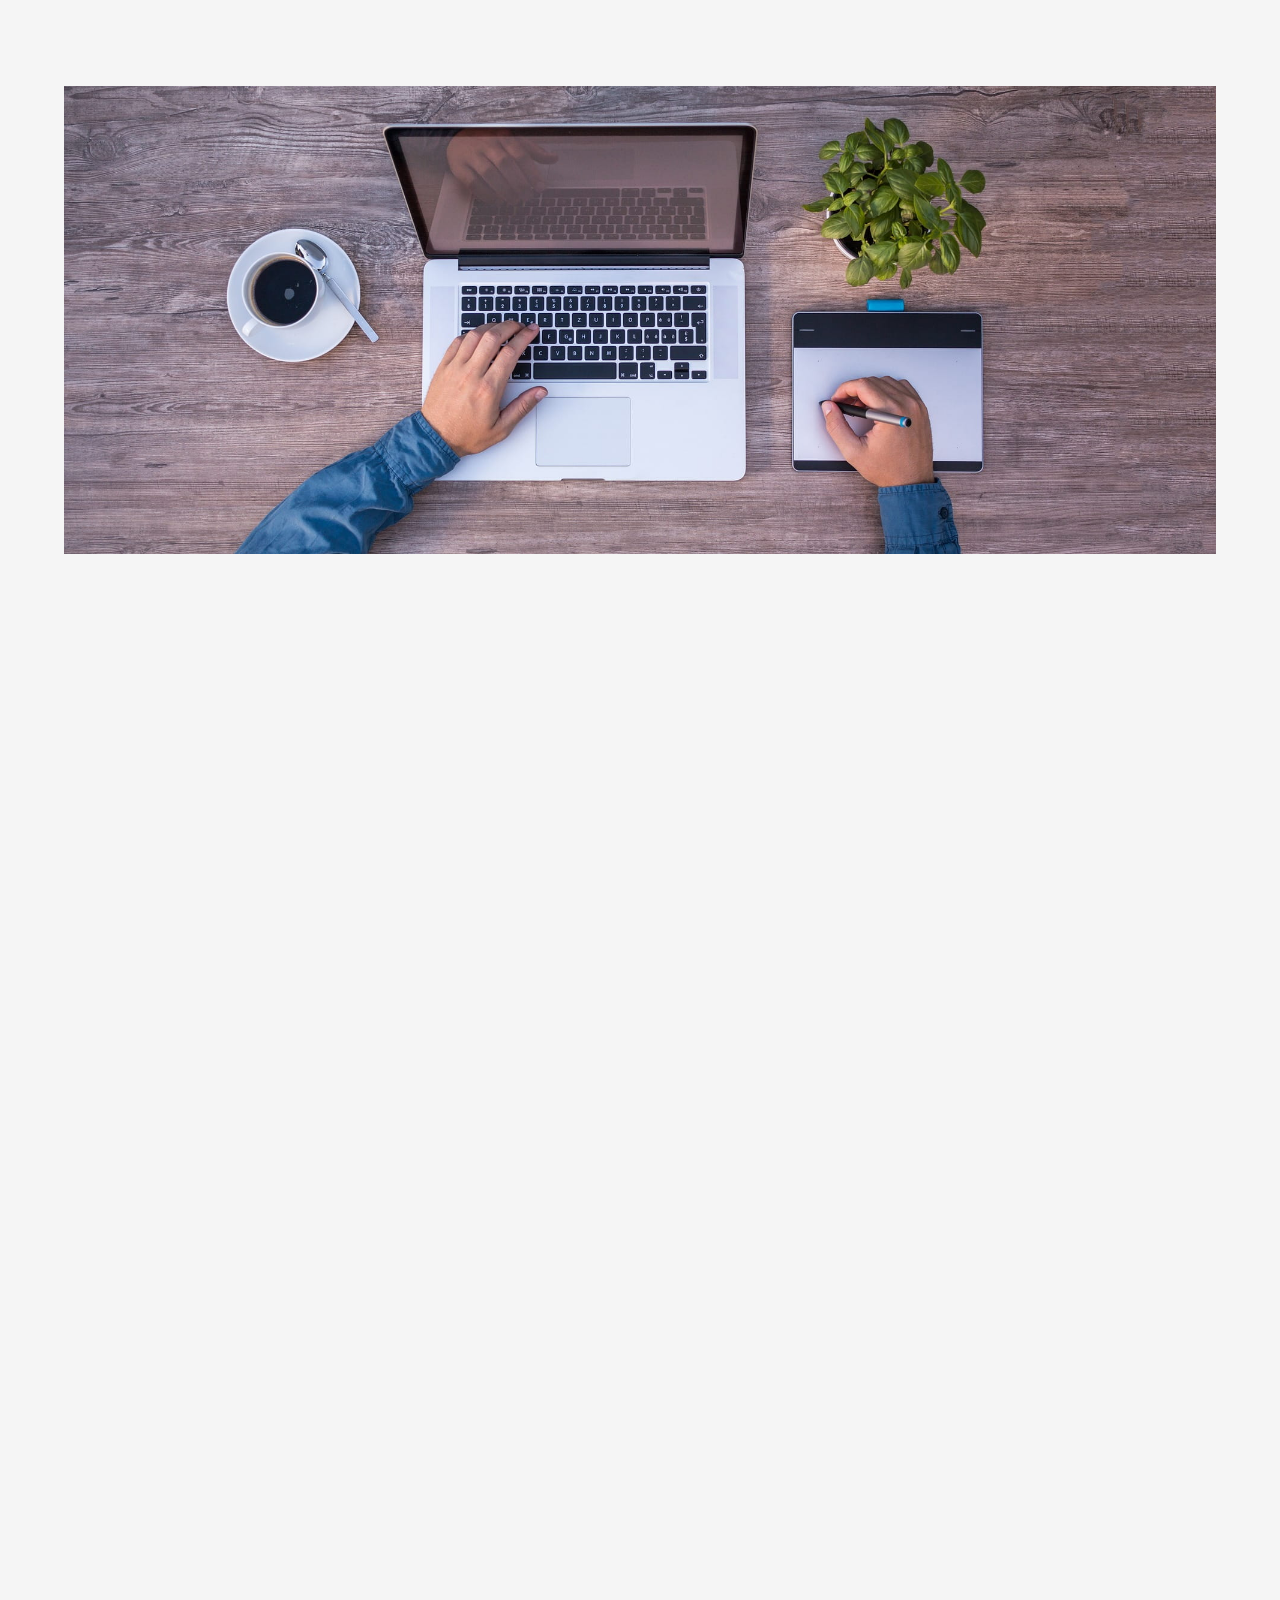
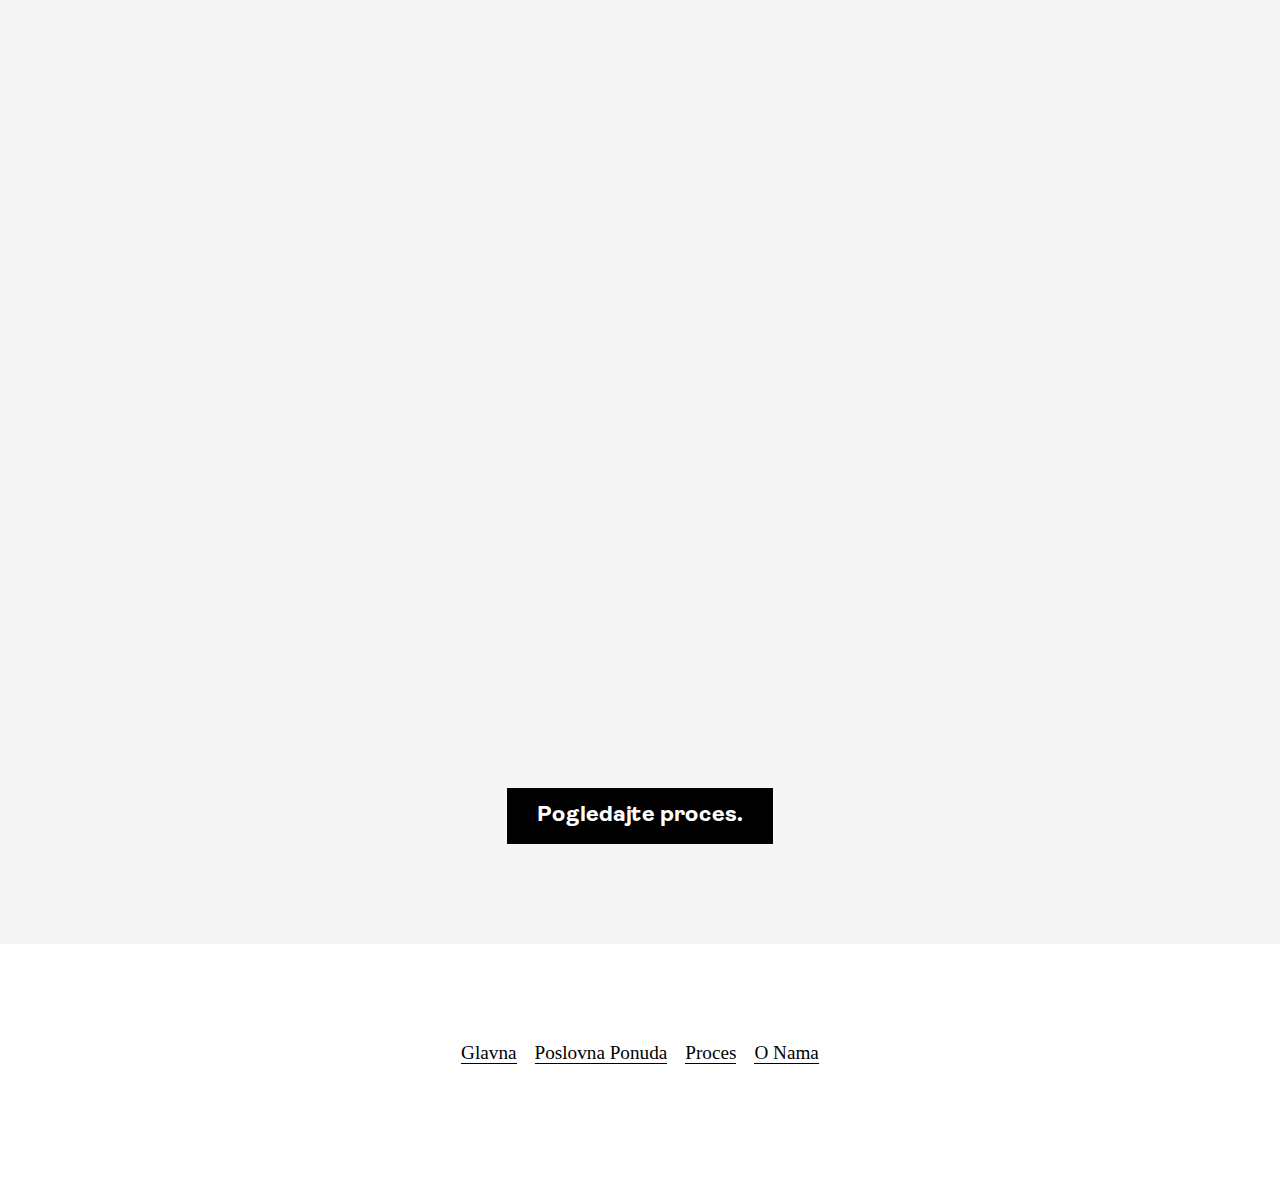
<file: Vector/index.html>
<!DOCTYPE html>
<html lang="en">
<head>
    <meta charset="UTF-8">
    <meta name="viewport" content="width=device-width, initial-scale=1.0">
    <link rel="stylesheet" href="https://pro.fontawesome.com/releases/v5.10.0/css/all.css" integrity="sha384-AYmEC3Yw5cVb3ZcuHtOA93w35dYTsvhLPVnYs9eStHfGJvOvKxVfELGroGkvsg+p" crossorigin="anonymous"/>
    <link rel="icon" href="images/icon.png">
    <title>Vector Design | Dobrodošli</title>
    <link rel="stylesheet" href="css/style.css">
    <link rel="stylesheet" href="css/aos.css">
</head>
<body>
    <div class="header" id="header">
        <a href="index.html"><img src="images/logo.png" alt="vector logo"></a>
        <div class="nav">
            <a href="index.html">Glavna</a>
            <a href="pounuda.html">Poslovna Ponuda</a>
            <a href="proces.html">Proces</a>
            <a href="about.html">O Nama</a>
        </div>
        <div class="burger">
            <div class="line-1"></div>
            <div class="line-2"></div>
            <div class="line-3"></div>
        </div>
    </div>
    <div class="banner">
        <img src="images/banner.jpg" alt="banner" id="img">
    </div>
    <div class="start">
        <h1>Mi pravimo logotipe za interesantne ljude<br>sa inovativnim idejama.</h1>
        <a href="pounuda.html">Započnite!</a>
    </div>
    <div class="portfolio">
        <div class="card-container" data-aos="zoom-in-right">
            <div class="card">
                <figure class="front f1"></figure>
                <figure class="back b1">
                    <h4>Edmondson Design</h4>
                    <div class="logo-line"></div>
                    <p>Logo za arhitektonsku firmu.</p>
                </figure>
            </div>
        </div>
        <div class="card-container" data-aos="zoom-in-left">
            <div class="card">
                <figure class="front f2"></figure>
                <figure class="back b2">
                    <h4>Leaf Blower</h4>
                    <div class="logo-line"></div>
                    <p>Logo za web stranicu.</p>
                </figure>
            </div>
        </div>
        <div class="card-container" data-aos="zoom-in-right">
            <div class="card">
                <figure class="front f3"></figure>
                <figure class="back b3">
                    <h4>Team Welsh</h4>
                    <div class="logo-line"></div>
                    <p>Logo agencije za nekretnine.</p>
                </figure>
            </div>
        </div>
        <div class="card-container" data-aos="zoom-in-left">
            <div class="card">
                <figure class="front f4"></figure>
                <figure class="back b4">
                    <h4>Michelle Swiec</h4>
                    <div class="logo-line"></div>
                    <p>Logo za ličnu upotrebu.</p>
                </figure>
            </div>
        </div>
        <div class="card-container" data-aos="zoom-in-right">
            <div class="card">
                <figure class="front f5"></figure>
                <figure class="back b5">
                    <h4>Rainbow Superfood</h4>
                    <div class="logo-line"></div>
                    <p>Logo za zdravu ishranu.</p>
                </figure>
            </div>
        </div>
        <div class="card-container" data-aos="zoom-in-left">
            <div class="card">
                <figure class="front f6"></figure>
                <figure class="back b6">
                    <h4>Virgo</h4>
                    <div class="logo-line"></div>
                    <p>Logo za konsultantsku firmu.</p>
                </figure>
            </div>
        </div>
        <a href="proces.html">Pogledajte proces.</a>
    </div>
    <div class="footer">
        <div class="links">
            <a href="#header">Glavna</a>
            <a href="pounuda.html">Poslovna Ponuda</a>
            <a href="proces.html">Proces</a>
            <a href="about.html">O Nama</a>
        </div>
        <div class="socials">
            <a href="https://www.instagram.com/dsvector/"><i class="fab fa-instagram"></i></a>
        </div>
    </div>
    
    <script src="js/aos.js"></script>
    <script>
        AOS.init({
            duration: 1000
        });
    </script>

    <script src="js/burger.js"></script>
    <script src="js/tweenmax.js"></script>
    <script src="js/timeline.js"></script>
    <script src="js/jquery.js"></script>
    <script src="js/scripts.js"></script>
</body>
</html>
</file>
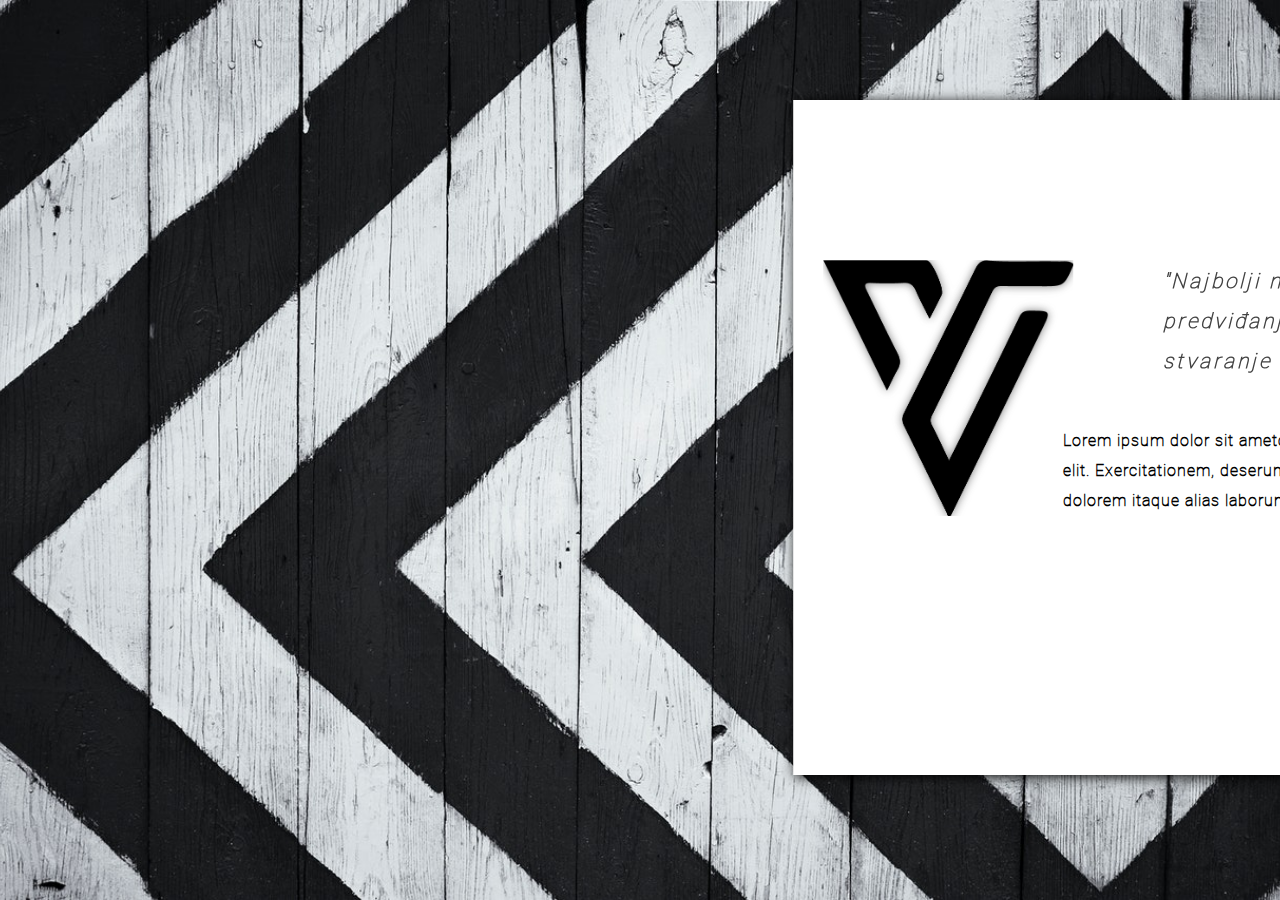
<file: Vector/about.html>
<!DOCTYPE html>
<html lang="en">
<head>
    <meta charset="UTF-8">
    <meta name="viewport" content="width=device-width, initial-scale=1.0">
    <link rel="stylesheet" href="https://pro.fontawesome.com/releases/v5.10.0/css/all.css" integrity="sha384-AYmEC3Yw5cVb3ZcuHtOA93w35dYTsvhLPVnYs9eStHfGJvOvKxVfELGroGkvsg+p" crossorigin="anonymous"/>
    <link rel="icon" href="images/icon.png">
    <title>Vector Design | O Nama</title>
    <link rel="stylesheet" href="css/style.css">
</head>
<body class="about-body">
    <div class="about-under">
        <div class="about-over">
            <div class="header h3" id="header">
                <a href="index.html"><img src="images/logo.png" alt="vector logo"></a>
                <div class="nav">
                    <a href="index.html">Glavna</a>
                    <a href="pounuda.html">Poslovna Ponuda</a>
                    <a href="proces.html">Proces</a>
                    <a href="about.html">O Nama</a>
                </div>
            </div>
            <div class="over-main">
                <img src="images/about2.png" alt="slika">
                <div class="over-content">
                    <p>"Najbolji način za predviđanje budućnosti je stvaranje iste."</p>
                    <p>Lorem ipsum dolor sit ametconsectetur, adipisicing elit. Exercitationem, deserunt deleniti quaerat dolorem itaque alias laborum ipsa earum fugiat!</p>
                </div>
                <img src="images/about3.jpg" alt="slika">
                <a href="index.html"><i class="fas fa-chevron-left"></i> Početna.</a>
            </div>
        </div>
    </div>

    <script src="js/tweenmax.js"></script>
    <script src="js/timeline.js"></script>
    <script src="js/jquery.js"></script>
    <script src="js/scripts4.js"></script>
</body>
</html>
</file>
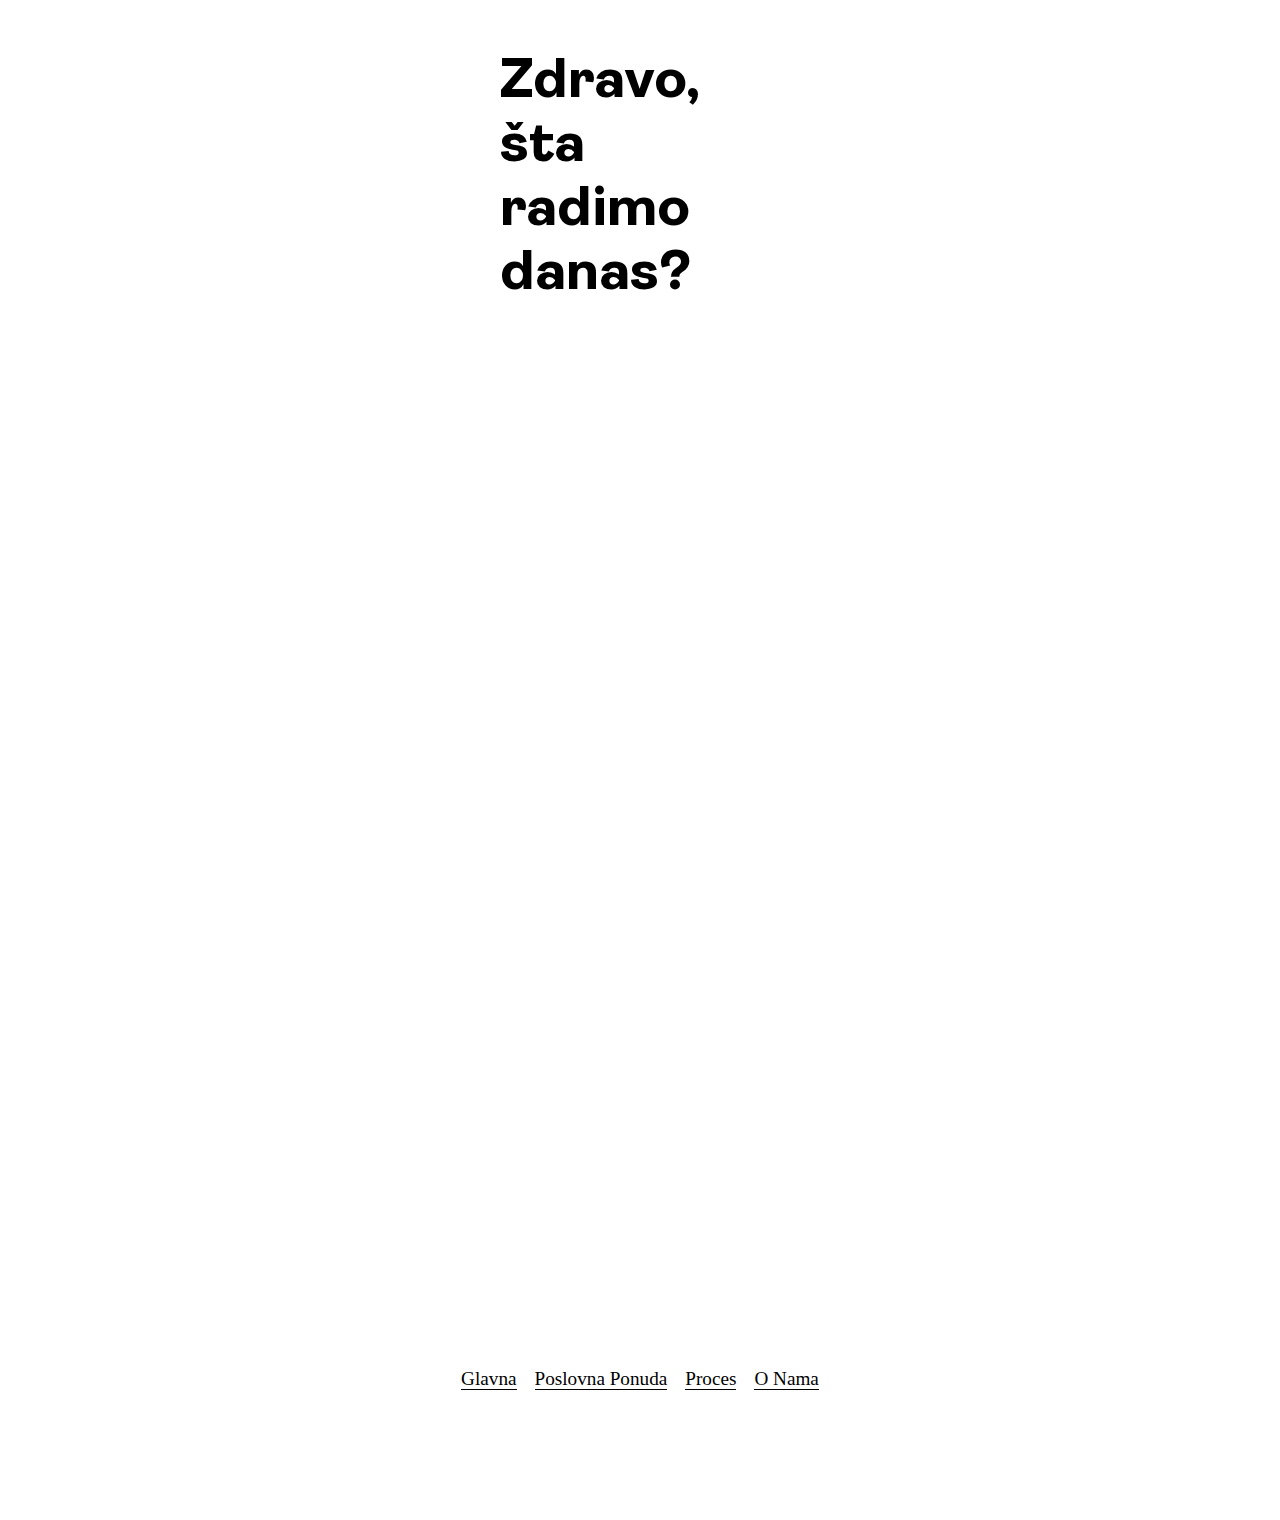
<file: Vector/pounuda.html>
<!DOCTYPE html>
<html lang="en">
<head>
    <meta charset="UTF-8">
    <meta name="viewport" content="width=device-width, initial-scale=1.0">
    <link rel="stylesheet" href="https://pro.fontawesome.com/releases/v5.10.0/css/all.css" integrity="sha384-AYmEC3Yw5cVb3ZcuHtOA93w35dYTsvhLPVnYs9eStHfGJvOvKxVfELGroGkvsg+p" crossorigin="anonymous"/>
    <link rel="icon" href="images/icon.png">
    <title>Vector Design | Poslovna Ponuda</title>
    <link rel="stylesheet" href="css/style.css">
</head>
<body class="strana-ponuda">
    <div class="header h2" id="header">
        <a href="index.html"><img src="images/logo.png" alt="vector logo"></a>
        <div class="nav">
            <a href="index.html">Glavna</a>
            <a href="pounuda.html" class="active">Poslovna Ponuda</a>
            <a href="proces.html">Proces</a>
            <a href="about.html">O Nama</a>
        </div>
        <div class="burger">
            <div class="line-1"></div>
            <div class="line-2"></div>
            <div class="line-3"></div>
        </div>
    </div>
    <div class="ponuda">
        <h1 class="naslov">Zdravo, šta radimo danas?</h1>
        <p class="opis">Voleli bismo da se udružimo sa Vašom kompanijom i uradimo nešto sveže!</p>
        <form method="post" action="subscriberform.php" class="form-content">
            <div class="client-name">
                <div class="first-name">
                    <label for="name">Ime *</label>
                    <input type="text" name="name" required>
                </div>
                <div class="last-name">
                    <label for="lname">Prezime</label>
                    <input type="text" name="lname">
                </div>
            </div>
            <label for="email" class="else">Email *</label>
            <input type="text" name="email" class="else-i" required>
            <label for="company" class="else">Ime Kompanije</label>
            <input type="text" name="company" class="else-i">
            <label for="companyweb" class="else">Web-sajt Kompanije</label>
            <input type="text" name="companyweb" class="else-i">
            <label for="budget" class="else">Budžet</label>
            <input type="text" name="budget" class="else-i">
            <label for="message" class="else">Vaša Poruka *</label>
            <textarea name="message" class="message" required></textarea>
            <button type="submit" class="button" onclick="sendMail()">Pošaljite.</button>
        </form>
    </div>
    <div class="footer">
        <div class="links">
            <a href="index.html">Glavna</a>
            <a href="pounuda.html">Poslovna Ponuda</a>
            <a href="proces.html">Proces</a>
            <a href="about.html">O Nama</a>
        </div>
        <div class="socials">
            <a href="https://www.instagram.com/dsvector/"><i class="fab fa-instagram"></i></a>
        </div>
    </div>

    <script src="js/burger.js"></script>
    <script src="js/tweenmax.js"></script>
    <script src="js/timeline.js"></script>
    <script src="js/jquery.js"></script>
    <script src="js/scripts2.js"></script>
</body>
</html>
</file>
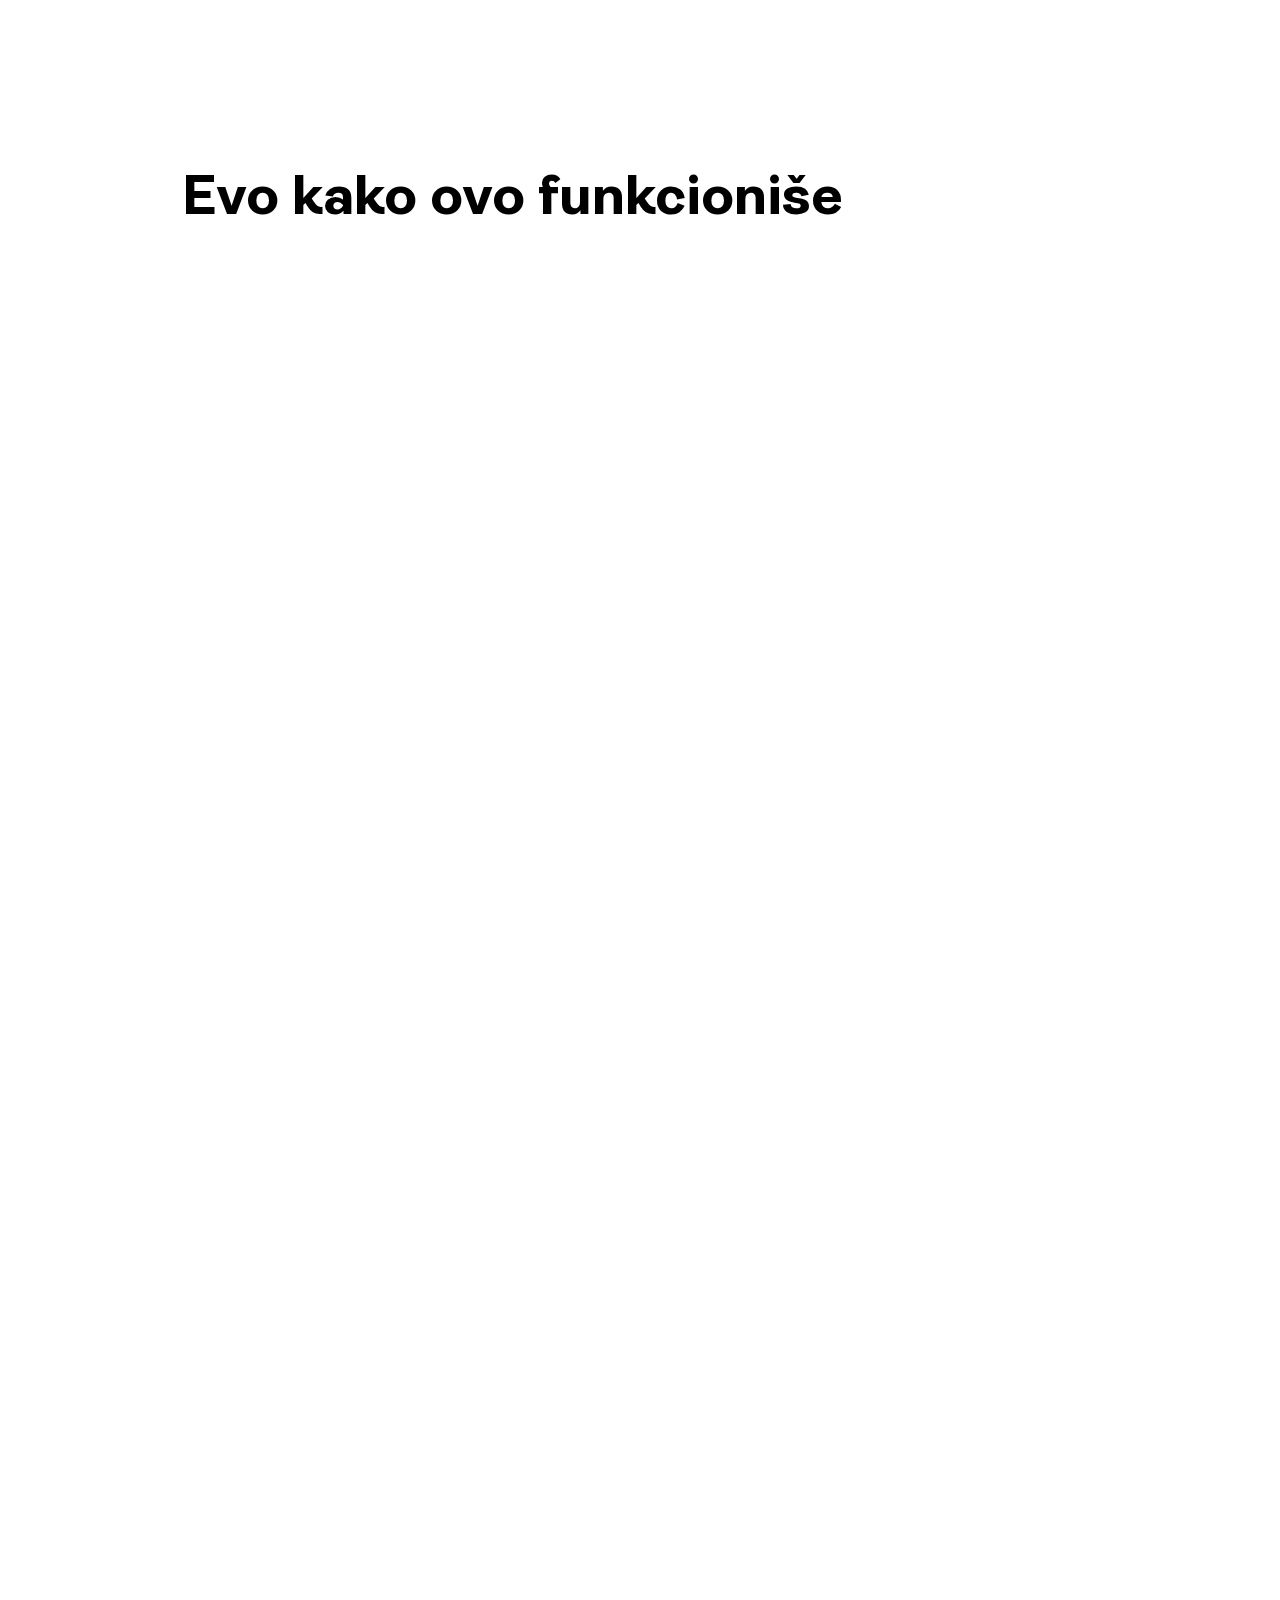
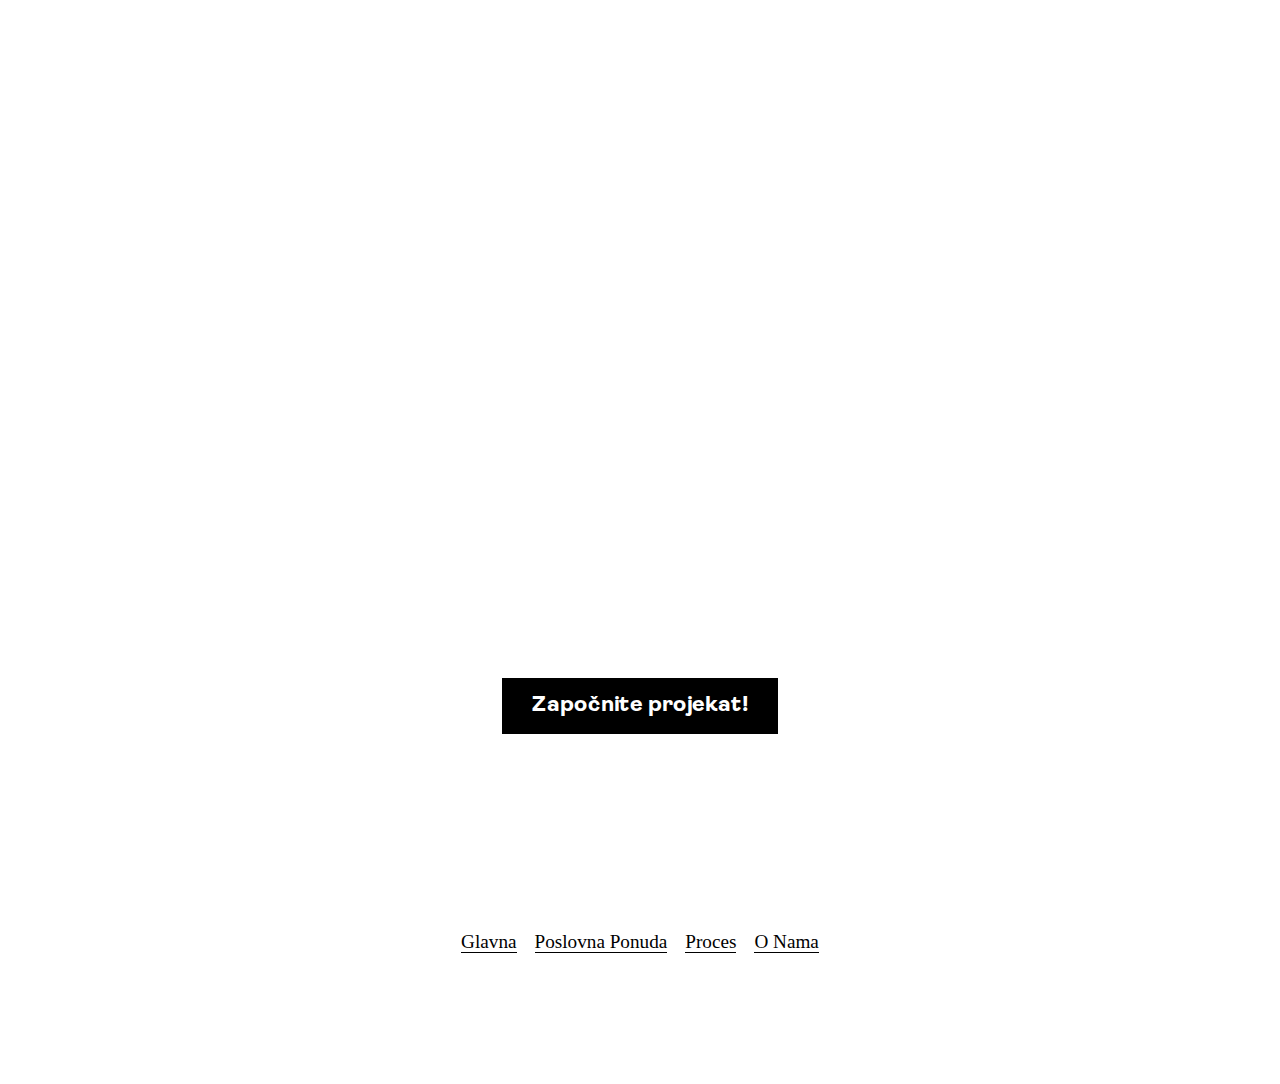
<file: Vector/proces.html>
<!DOCTYPE html>
<html lang="en">
<head>
    <meta charset="UTF-8">
    <meta name="viewport" content="width=device-width, initial-scale=1.0">
    <link rel="stylesheet" href="https://pro.fontawesome.com/releases/v5.10.0/css/all.css" integrity="sha384-AYmEC3Yw5cVb3ZcuHtOA93w35dYTsvhLPVnYs9eStHfGJvOvKxVfELGroGkvsg+p" crossorigin="anonymous"/>
    <link rel="icon" href="images/icon.png">
    <title>Vector Design | Proces</title>
    <link rel="stylesheet" href="css/style.css">
    <link rel="stylesheet" href="css/aos.css">
</head>
<body class="strana-ponuda">
    <div class="header h2" id="header">
        <a href="index.html"><img src="images/logo.png" alt="vector logo"></a>
        <div class="nav">
            <a href="index.html">Glavna</a>
            <a href="pounuda.html">Poslovna Ponuda</a>
            <a href="proces.html" class="active">Proces</a>
            <a href="about.html">O Nama</a>
        </div>
        <div class="burger">
            <div class="line-1"></div>
            <div class="line-2"></div>
            <div class="line-3"></div>
        </div>
    </div>
    <div class="text">
        <h1 class="naslov">Evo kako ovo funkcioniše</h1>
        <div class="text-content">
            <div class="text-card card-1">
                <h2>Korak 1 - Inicijalni sastanak</h2>
                <p>Email diskusija o detaljima projekta, rokovima i definisanje cilja projekta.</p>
            </div>
            <div class="text-card card-2">
                <h2>Korak 2 - Istraživanje i stvaranje opcija</h2>
                <p>Počinjemo da istražujemo industriju, sakupljamo inspiraciju i pravimo skice. Tokom ovog procesa istražujemo sve ideje za ovaj projekat. Nakon čega biramo par ideja sa kojima nastavljamo prema uspostavljenom cilju projekta.</p>
            </div>
            <div class="text-card card-3" data-aos="fade-up">
                <h2>Korak 3 - Prezentacija logotipa</h2>
                <p>Prezentujemo Vam 2 - 3 dizajn opcije od kojih birate. Vi odlučujete koja opcija najviše odgovara identitetu Vašeg brenda i sa njom nastavljamo.</p>
            </div>
            <div class="text-card card-4" data-aos="fade-up">
                <h2>Korak 4 - Izmene na izabranom dizajnu</h2>
                <p>Ovo je korak u kojem Vi predlažete suptilne revizije imajući u vidu cilj našeg projekta. Mi ćemo takođe testirati logotip kako bi bili sigurni da on odgovara svim bojama i veličinama koje ste Vi definisali. Nudimo tri kruga revizija koji su uračunati u cenu projekta.</p>
            </div>
            <div class="text-card card-5" data-aos="fade-up">
                <h2>Korak 5 - Transfer fajlova</h2>
                <p>Nakon završetka logotipa Vi dobijate sva sredstva vezana za logotip (uračunato u cenu).</p>
                <p>Ovo podrazumeva:</p>
                <ul>
                    <li>Originalne fajlove (.ai).</li>
                    <li>Sve potrebne fajl formate (.jpg, .png, .png-za štampu, .pdf...).</li>
                    <li>Sve potrebne kombinacije boja.</li>
                    <li>Sve potrebne veličine.</li>
                </ul>
            </div>
        </div>
        <a href="pounuda.html">Započnite projekat!</a>
    </div>
    <div class="footer">
        <div class="links">
            <a href="index.html">Glavna</a>
            <a href="pounuda.html">Poslovna Ponuda</a>
            <a href="#header">Proces</a>
            <a href="about.html">O Nama</a>
        </div>
        <div class="socials">
            <a href="https://www.instagram.com/dsvector/"><i class="fab fa-instagram"></i></a>
        </div>
    </div>

    <script src="js/aos.js"></script>
    <script>
        AOS.init({
            duration: 1000
        });
    </script>

    <script src="js/burger.js"></script>
    <script src="js/tweenmax.js"></script>
    <script src="js/timeline.js"></script>
    <script src="js/jquery.js"></script>
    <script src="js/scripts3.js"></script>
</body>
</html>
</file>
<file: Vector/css/style.css>
@font-face {
    font-family: Ambit Bold;
    src: url(../fonts/Ambit-Bold.ttf);
}

@font-face {
    font-family: Roboto;
    src: url(../fonts/Roboto-Thin.ttf);
}

@font-face {
    font-family: Kaushan Script;
    src: url(../fonts/KaushanScript-Regular.ttf);
}

@font-face {
    font-family: Kanit;
    src: url(../fonts/Kanit-Regular.ttf);
}

html {
    scroll-behavior: smooth;
    overflow-x: hidden;
}

body {
    padding: 0;
    margin: 0;
    font-family: 'Ambit Bold';
    background: #f5f5f5;
    overflow-x: hidden !important;
}

/* HEADER SEKCIJA */

.header {
    height: 80px;
    width: 100%;
    background: white;
    display: flex;
    justify-content: space-around;
    align-items: center;
    position: relative;
    z-index: 999;
    box-shadow: 2px 2px 12px black;
}

.h2 {
    box-shadow: none;
}

.header img {
    width: 230px;
}

.header .nav a {
    display: inline-flex;
    text-decoration: none;
    color: black;
    font-size: 1.2em;
    margin: auto 20px;
    transition: all .3s;
}

.header .nav a:hover {
    transform: scale(1.05);
}

.burger {
    display: none;
}

/* BANNER SEKCIJA */

.banner {
    width: 100%;
    height: 480px;
    display: flex;
    justify-content: center;
    align-items: center;
}

.banner img {
    width: 100%;
    height: 100%;
    object-fit: cover;
}

/* START SEKCIJA */

.start {
    width: 100%;
    height: 200px;
    margin: 50px auto;
    display: flex;
    flex-direction: column;
    justify-content: center;
    align-items: center;
    text-align: left;
}

.start h1 {
    color: black;
    font-size: 2.5em;
}

.start a {
    text-decoration: none;
    color: white;
    background: black;
    padding: 15px 30px;
    font-size: 1.4em;
    transition: all .3s;
}

.start a:hover {
    background: #3a3a3a;
}

/* PORTFOLIO SEKCIJA */

.portfolio {
    display: grid;
    grid-template-columns: repeat(2, auto);
    box-sizing: border-box;
    padding: 5% 21%;
    position: relative;
    padding-bottom: 300px;
}

.scrolled {
    animation: slideup 1s forwards;
    transform: translateY(40vh);
    opacity: 0;
}

@keyframes slideup {
    to {
        transform: translateY(0);
        opacity: 1;
    }
}

.card-container {
    width: 400px;
    height: 400px;
    cursor: pointer;
    padding: 20px;
}

.card {
    width: 100%;
    height: 100%;
    box-shadow: 2px 2px 12px rgba(0, 0, 0, 0.2);
    transition: all .7s ease-in-out;
    transform-style: preserve-3d;
}

.card-container:hover .card {
    transform: rotateY(180deg);
}

.card figure {
    width: 100%;
    height: 100%;
    position: absolute;
    margin: 0;
    display: flex;
    flex-direction: column;
    justify-content: center;
    align-items: center;
}

.card .back {
    color: white;
    text-shadow: 1px 1px 2px black;
    transform: rotateY(180deg);
}

.card .back h4 {
    font-size: 2em;
    line-height: 0;
}

.card .logo-line {
    background: white;
    height: 3px;
    width: 100px;
}

.card .back p {
    font-size: 1.4em;
    line-height: 20px;
}

/* CARD INDIVIDUALNI STAJLING */

.f1 {
    background: url(../images/logo1.jpg);
    background-size: cover;
    background-repeat: no-repeat;
    background-position: center;
}

.b1 {
    background: linear-gradient(to top, #000000cc, #000000cc) ,url(../images/logo1.jpg);
    background-size: cover;
    background-repeat: no-repeat;
    background-position: center;
}

.f2 {
    background: url(../images/logo2.jpg);
    background-size: cover;
    background-repeat: no-repeat;
    background-position: center;
}

.b2 {
    background: linear-gradient(to top, #000000cc, #000000cc) ,url(../images/logo2.jpg);
    background-size: cover;
    background-repeat: no-repeat;
    background-position: center;
}

.f3 {
    background: url(../images/logo3.jpg);
    background-size: cover;
    background-repeat: no-repeat;
    background-position: center;
}

.b3 {
    background: linear-gradient(to top, #000000cc, #000000cc) ,url(../images/logo3.jpg);
    background-size: cover;
    background-repeat: no-repeat;
    background-position: center;
}

.f4 {
    background: url(../images/logo4.jpg);
    background-size: cover;
    background-repeat: no-repeat;
    background-position: center;
}

.b4 {
    background: linear-gradient(to top, #000000cc, #000000cc) ,url(../images/logo4.jpg);
    background-size: cover;
    background-repeat: no-repeat;
    background-position: center;
}

.f5 {
    background: url(../images/logo5.jpg);
    background-size: cover;
    background-repeat: no-repeat;
    background-position: center;
}

.b5 {
    background: linear-gradient(to top, #000000cc, #000000cc) ,url(../images/logo5.jpg);
    background-size: cover;
    background-repeat: no-repeat;
    background-position: center;
}

.f6 {
    background: url(../images/logo6.jpg);
    background-size: cover;
    background-repeat: no-repeat;
    background-position: center;
}

.b6 {
    background: linear-gradient(to top, #000000cc, #000000cc) ,url(../images/logo6.jpg);
    background-size: cover;
    background-repeat: no-repeat;
    background-position: center;
}

/* PORTFOLIO DUGME */

.portfolio a {
    position: absolute;
    bottom: 100px;
    left: 50%;
    transform: translateX(-50%);
    text-decoration: none;
    color: white;
    background: black;
    padding: 15px 30px;
    font-size: 1.4em;
    transition: all .3s;
}

.portfolio a:hover {
    background: #3a3a3a;
}

/* FOOTER SEKCIJA */

.footer {
    width: 100%;
    height: 250px;
    background: white;
    display: flex;
    flex-direction: column;
    justify-content: center;
    align-items: center;
    position: relative;
}

.footer .links a {
    color: black;
    margin: auto 7px;
    font-size: 1.2em;
    font-family: 'Open Sans';
    font-weight: 50px;
    text-decoration: none;
    border-bottom: 1px solid black;
    transition: all .1s ease-in-out;
}

.footer .links a:hover {
    color: #3a3a3a;
    border-bottom: 1px solid #3a3a3a;
}

.footer .socials i {
    color: black;
    font-size: 1.8em;
    margin: auto 5px;
    margin-top: 30px;
    transition: all .5s ease-in-out;
}

.footer .socials i:hover {
    color: #3a3a3a;
    transform: rotate(360deg);
}

/* PROCES STRANICA */

.text {
    width: 100%;
    background: white;
    box-sizing: border-box;
    padding: 50px 150px;
    position: relative;
}

.text h1 {
    font-size: 3.5em;
    color: black;
    margin-bottom: 130px;
}

.text-card {
    margin-bottom: 150px;
}

.text-card h2 {
    font-size: 3em;
    color: black;
}
.text-card p {
    font-size: 1.5em;
    color: black;
    font-weight: bold;
    line-height: 50px;
    font-family: 'Roboto';
}

.text-card ul {
    font-size: 1.3em;
    color: black;
    font-family: 'Roboto';
    font-weight: bold;
    line-height: 50px;
    text-align: left;
}

.text a {
    position: absolute;
    bottom: 100px;
    left: 50%;
    transform: translateX(-50%);
    text-decoration: none;
    color: white;
    background: black;
    padding: 15px 30px;
    font-size: 1.4em;
    transition: all .3s;
}

.text a:hover {
    background: #3a3a3a;
}

/* PONUDA STRANICA */

.strana-ponuda {
    background: white;
}

.ponuda {
    width: 100%;
    background: white;
    box-sizing: border-box;
    display: flex;
    flex-direction: column;
    padding: 0px 500px;
}

.ponuda h1 {
    font-size: 3.5em;
    color: black;
}

.ponuda p {
    margin: 0;
    padding: 0;
    font-size: 1.3em;
    color: black;
    font-weight: bold;
    line-height: 50px;
    font-family: 'Roboto';
    margin-bottom: 20px;
}

.form-content {
    font-size: 1em;
    color: black;
    font-weight: bold;
    font-family: 'Roboto';
    display: flex;
    flex-direction: column;
    position: relative;
    padding-bottom: 150px;
}

.client-name {
    display: flex;
    justify-content: space-evenly;
    align-items: center;
    font-size: 1em;
    color: black;
    font-weight: bold;
    font-family: 'Roboto';
    position: relative;
    margin: 50px 0px;
}

.first-name {
    display: flex;
    flex-direction: column;
    position: absolute;
    left: 0;
}

.last-name {
    display: flex;
    flex-direction: column;
    position: absolute;
    right: 0;
}

.client-name input {
    padding: 8px 45px;
    color: black;
    outline: none;
    border: 1px solid #ccc;
    background: #fafafa;
    text-align: center;
}

.client-name input:focus {
    border: 1px solid black;
    background: white;
}

.client-name label {
    margin-bottom: 7px;
}

.else {
    margin-bottom: 7px;
}

.else-i {
    padding: 8px 0px;
    outline: none;
    background: #fafafa;
    border: 1px solid #ccc;
    text-align: center;
    margin-bottom: 20px;
}

.else-i:focus {
    border: 1px solid black;
    background: white;
}

.message {
    padding: 30px 0px;
    outline: none;
    border: 1px solid #ccc;
    background: #fafafa;
    margin-top: 5px;
    text-align: center;
}

.message:focus {
    border: 1px solid black;
    background: white;
}

.button{
    position: absolute;
    left: 50%;
    transform: translateX(-50%);
    bottom: 0;
    text-decoration: none;
    color: white;
    background: black;
    outline: none;
    border: none;
    padding: 15px 30px;
    font-size: 1.4em;
    transition: all .3s;
    cursor: pointer;
}

.button:hover {
    background: #3a3a3a;
}

/* ABOUT STRANICA */

.about-under {
    widows: 100%;
    height: 100vh;
    overflow: hidden;
    background: url(../images/about1.jpg);
    background-size: cover;
    background-position: center;
    background-repeat: no-repeat;
    position: relative;
}

.about-over {
    width: 70%;
    height: 75%;
    background: white;
    box-shadow: 2px 2px 12px black;
    position: absolute;
    right: 0;
    top: 100px;
}

.h3 {
    box-shadow: none;
    background: transparent !important;
}

.h3 img {
    width: 190px !important;
}

.h3 .nav a {
    font-size: 1.2em !important;
}

.over-main {
    width: 100%;
    height: 480px;
    position: absolute;
}

.over-main img:nth-child(1) {
    position: absolute;
    top: 80px;
    left: 30px;
    width: 250px;
}

.over-content p:nth-child(1) {
    width: 300px;
    position: absolute;
    top: 60px;
    left: 370px;
    font-size: 1.3em;
    color: #424242;
    letter-spacing: 3px;
    line-height: 40px;
    font-weight: bolder;
    font-style: italic;
    font-family: 'Roboto';
}

.over-content p:nth-child(2) {
    position: absolute;
    top: 210px;
    left: 250px;
    width: 400px;
    background: white;
    padding: 20px;
    z-index: 999;
    line-height: 30px;
    font-weight: bolder;
    font-family: 'Roboto';
    letter-spacing: 1px;
}

.over-main img:nth-child(3) {
    position: absolute;
    width: 300px;
    bottom: 40px;
    right: 40px;
}

.over-main a {
    display: none;
}

/* MOBILE OPTIMIZACIJA */

@media screen and (max-width: 500px) {
    body {
        overflow-x: hidden !important;
    }

    .header {
        width: 100%;
        height: 70px;
        display: flex;
        justify-content: space-between;
        align-items: center;
        box-shadow: none;
        box-sizing: border-box;
        padding: 0px 40px;
    }

    .header img {
        width: 180px;
    }

    .nav {
        position: absolute;
        right: 0px;
        height: 100vh;
        top: 70px;
        background: white !important;
        display: flex;
        flex-direction: column;
        align-items: center !important;
        text-align: center;
        width: 100%;
        transform: translateX(100%);
        transition: all .5s ease-in;
    }

    .nav a:nth-child(1) {
        margin-top: 100px !important;
    }

    .nav a {
        font-size: 2em !important;
        margin: 20px !important;
        opacity: 0;
        font-family: 'Kanit' !important;
        border-bottom: 1px solid black !important;
    }

    .burger {
        display: flex;
        flex-direction: column;
        cursor: pointer;
    }

    .burger div {
        width: 25px;
        height: 3px;
        margin: 2px;
        background: black;
        transition: all .4s;
    }

    .toggle .line-1 {
        transform: rotate(-45deg) translate(-4px, 6px);
    }

    .toggle .line-2 {
        opacity: 0;
    }

    .toggle .line-3 {
        transform: rotate(45deg) translate(-4px, -6px);
    }

    .nav-active {
        transform: translateX(0%);
    }

    @keyframes navLinkFade {
        from {
            opacity: 0;
            transform: translateX(50px);
        }to {
            opacity: 1;
            transform: translateX(0);
        }
    }

    .banner {
        height: 200px;
    }

    .start {
        margin: 0;
        box-sizing: border-box;
        padding: 5px 40px;
        text-align: center;
    }

    .start h1 {
        font-size: 1.5em;
    }

    .start a {
        padding: 10px 20px;
        font-size: 1em;
        margin-top: 10px;
    }

    .portfolio {
        display: flex;
        flex-direction: column;
        justify-content: center;
        align-items: center;
        padding: 0% 20%;
        padding-bottom: 20%;
    }

    .card-container {
        width: 200px;
        height: 200px;
        padding: 10px;
    }

    .card .back h4 {
        font-size: 1.2em;
        line-height: 15px;
    }
    
    .card .logo-line {
        background: white;
        height: 2px;
        width: 50px;
    }
    
    .card .back p {
        font-size: 1em;
        line-height: 20px;
        text-align: center;
    }

    .portfolio a {
        padding: 10px 20px;
        font-size: 1em;
        bottom: 20px;
    }

    .footer {
        height: 150px;
    }

    .footer .links a {
        font-size: .9em;
    }

    .ponuda {
        padding: 0px 40px;
    }

    .ponuda h1 {
        font-size: 2.5em;
    }

    .ponuda p {
        margin-bottom: 10px;
        line-height: 34px;
    }

    .client-name {
        display: flex;
        flex-direction: column !important;
        margin-bottom: 20px;
    }

    .first-name {
        display: flex;
        flex-direction: column;
        position: relative;
        margin-bottom: 20px;
        width: 100%;
    }
    
    .last-name {
        display: flex;
        flex-direction: column;
        position: relative;
        width: 100%;
    }

    .client-name input {
        padding: 8px 0px;
    }

    .button{
        bottom: 30px;
    }

    .text {
        padding: 20px 30px;
    }

    .text h1 {
        font-size: 2.5em;
        margin-bottom: 50px;
    }
    
    .text-card {
        margin-bottom: 50px;
    }
    
    .text-card h2 {
        font-size: 2.1em;
    }
    .text-card p {
        font-size: 1.3em;
        line-height: 40px;
    }

    .text-card ul {
        font-size: 1em;
        line-height: 40px;
    }

    .text-content div:nth-child(5) {
        padding-bottom: 50px;
    }
    
    .text a {
        bottom: 10px;
        font-size: 1em;
        text-align: center;
        padding: 10px 30px !important;
    }

    .about-body {
        overflow: hidden;
    }

    .about-over {
        width: 85%;
        top: 40px;
    }

    .h3 img {
        width: 190px !important;
    }
    
    .over-main {
        width: 100%;
        height: 550px;
        position: absolute;
    }
    
    .over-main img:nth-child(1) {
        position: absolute;
        top: 30px;
        left: 20px;
        width: 120px;
    }
    
    .over-content p:nth-child(1) {
        width: 150px;
        position: absolute;
        top: 10px;
        left: 160px;
        font-size: .9em;
        color: #424242;
        letter-spacing: 3px;
        line-height: 30px;
        font-weight: bolder;
        font-style: italic;
        font-family: 'Roboto';
    }
    
    .over-content p:nth-child(2) {
        position: absolute;
        top: 180px;
        left: 30px;
        width: 270px;
        background: none !important;
        padding: 0 !important;
        z-index: 999;
        line-height: 26px;
        font-weight: bolder;
        font-family: 'Roboto';
        font-size: 1.2em;
    }
    
    .over-main img:nth-child(3) {
        display: none;
        position: absolute;
        width: 200px;
        bottom: 20px;
        right: 10px;
    }

    .over-main a {
        display: flex;
        position: absolute;
        font-size: 1em;
        color: white;
        padding: 5px 15px;
        background: black;
        text-decoration: none;
        position: absolute;
        bottom: 37px;
        right: 20px;
    }

    .over-main a:hover {
        background: #3a3a3a;
    }
}
</file>
